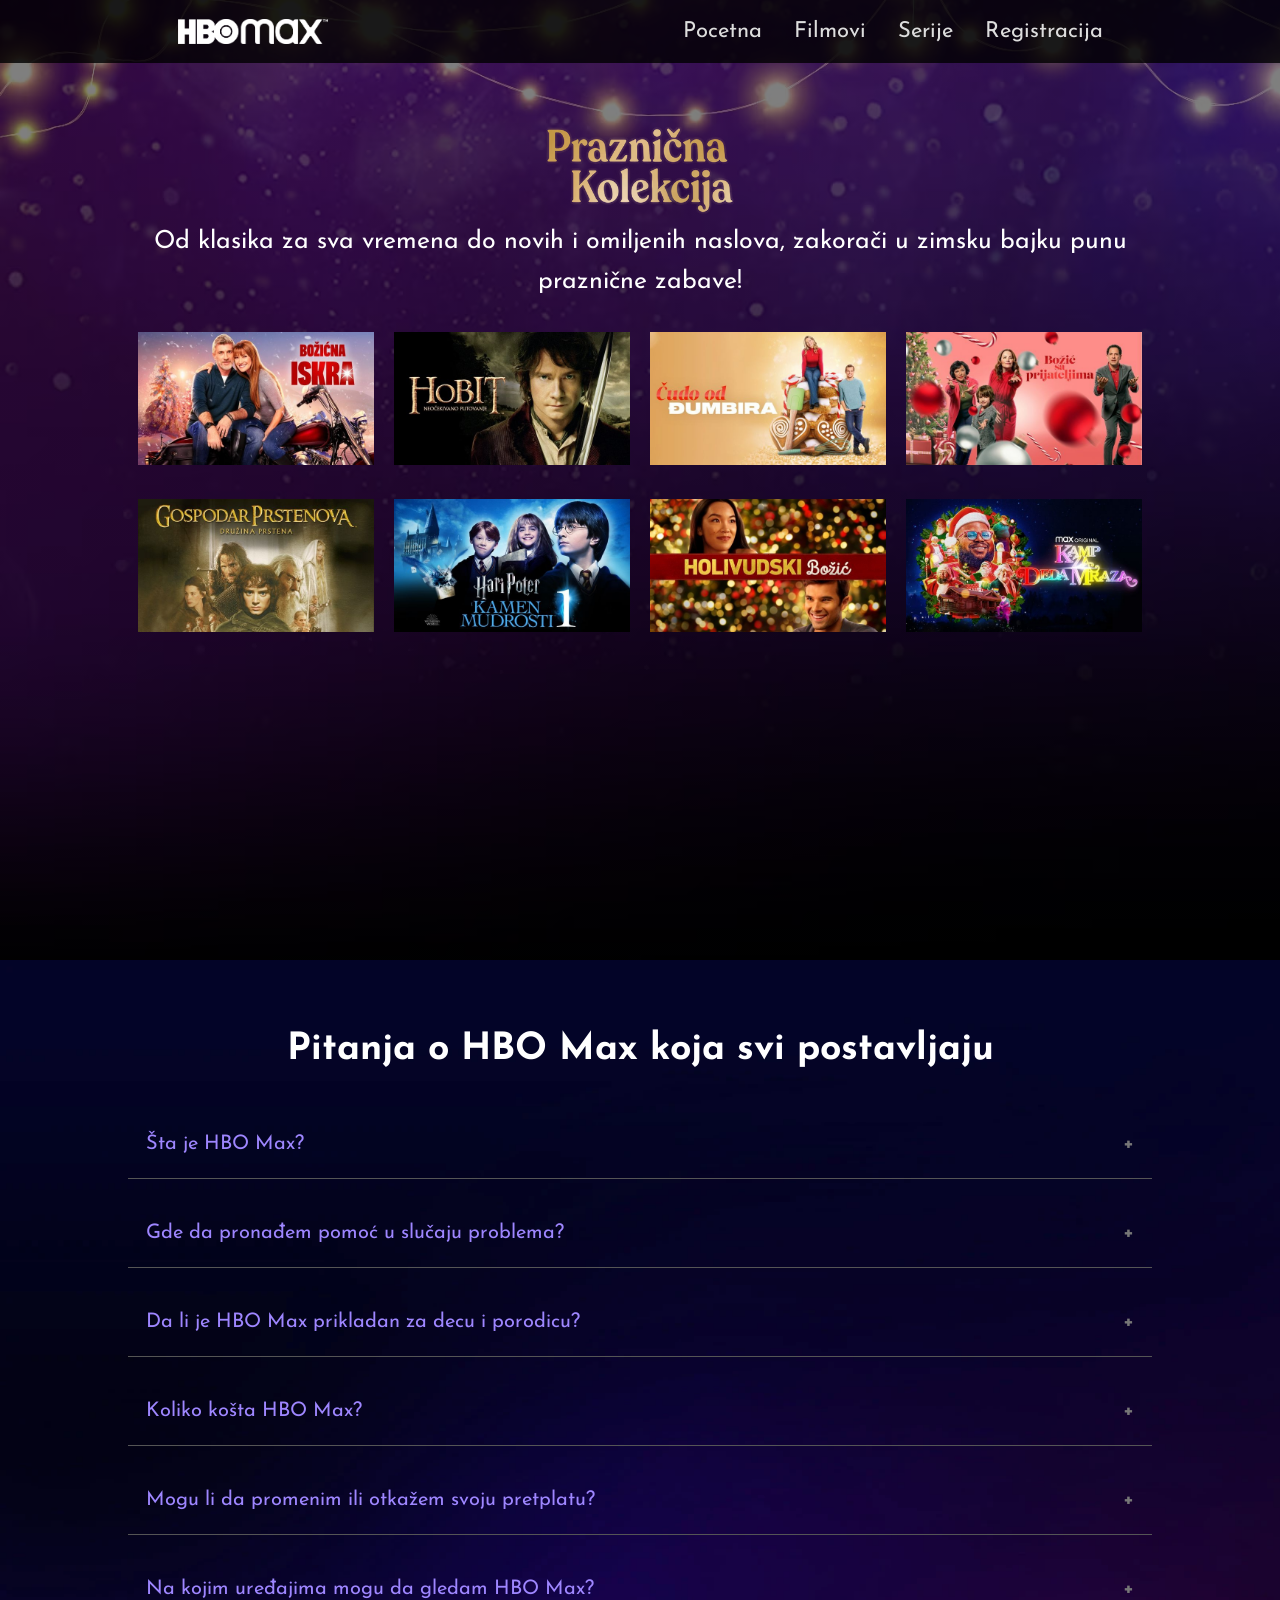
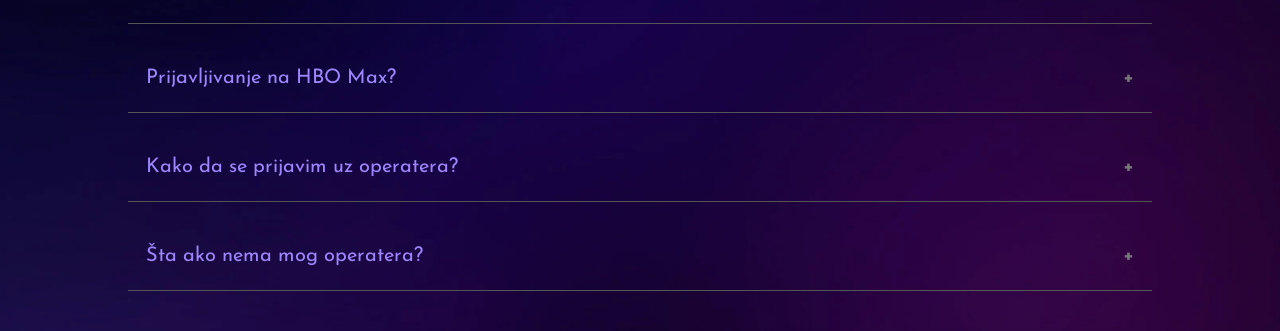
<file: index.html>
<!DOCTYPE html>
<html lang="en">
  <head>
    <meta charset="UTF-8" />
    <meta name="viewport" content="width=device-width, initial-scale=1.0" />
    <link
      rel="stylesheet"
      href="https://cdnjs.cloudflare.com/ajax/libs/font-awesome/4.7.0/css/font-awesome.min.css"
    />
    <link
      href="https://fonts.googleapis.com/css?family=Josefin Sans"
      rel="stylesheet"
    />
    <link rel="stylesheet" href="./css/style.css" />
    <title>HBO Max</title>
  </head>
  <body>
    <header>
      <div class="topnav" id="myTopnav">
        <div class="logo">
          <a id="logo" href="index.html">
            <img src="./img/logo.png" alt="" />
          </a>
        </div>
        <div class="menu-links">
          <a href="registracija.html">Registracija</a>
          <a href="serije.html">Serije</a>
          <a href="filmovi.html">Filmovi</a>
          <a href="index.html">Pocetna</a>
          <a href="javascript:void(0);" class="icon" onclick="menu()">
            <i class="fa fa-bars" aria-hidden="true"></i>
          </a>
        </div>
      </div>
    </header>
    <main>
      <section class="holiday">
        <div class="container">
          <div class="heading-box">
            <img src="./img/hero-heading.avif" alt="" />
            <p>
              Od klasika za sva vremena do novih i omiljenih naslova, zakorači u
              zimsku bajku punu praznične zabave!
            </p>
          </div>
          <div class="row">
            <div class="col-25">
              <img src="./img/slika1.jpeg" alt="" />
            </div>
            <div class="col-25">
              <img src="./img/slika2.jpeg" alt="" />
            </div>
            <div class="col-25">
              <img src="./img/slika3.jpeg" alt="" />
            </div>
            <div class="col-25">
              <img src="./img/slika4.jpeg" alt="" />
            </div>
          </div>
          <div class="row">
            <div class="col-25">
              <img src="./img/slika5.jpeg" alt="" />
            </div>
            <div class="col-25">
              <img src="./img/slika6.jpeg" alt="" />
            </div>
            <div class="col-25">
              <img src="./img/slika7.jpeg" alt="" />
            </div>
            <div class="col-25">
              <img src="./img/slika8.jpeg" alt="" />
            </div>
          </div>
        </div>
      </section>
      <section class="faq">
        <div class="container">
          <h1>Pitanja o HBO Max koja svi postavljaju</h1>
          <button class="accordion">Šta je HBO Max?</button>
          <div class="panel">
            <p>
              HBO Max ti pruža doživljaj gledanja blokbastera i najboljih priča
              koje donose Warner Bros., HBO, DC, Cartoon Network i mnogi drugi,
              po prvi put svi na jednom mestu.
            </p>
          </div>

          <button class="accordion">
            Gde da pronađem pomoć u slučaju problema?
          </button>
          <div class="panel">
            <p>
              Ako imaš problema sa registracijom ili pristupom HBO Maxu, možeš
              da pogledaš naš Centar za pomoć. Gledaćeš omiljene sadržaje i pre
              nego što se kokice iskokaju!
            </p>
          </div>

          <button class="accordion">
            Da li je HBO Max prikladan za decu i porodicu?
          </button>
          <div class="panel">
            <p>
              Uz dečije profile i prilagođen roditeljski nadzor, porodice mogu
              da se zabave i uče zajedno sa voljenim likovima poput Duška
              Dugouška, Pepe Praseta, Harija Potera i mnogih drugih.
            </p>
          </div>
          <button class="accordion">Koliko košta HBO Max?</button>
          <div class="panel">
            <p>
              Mesečna cena za HBO Max je samo 6,99 €. Ako odmah platiš godišnju
              pretplatu od 54,99 €, možeš da uštediš 34%. To je kao 4 besplatna
              meseca za godinu dana!
            </p>
          </div>
          <button class="accordion">
            Mogu li da promenim ili otkažem svoju pretplatu?
          </button>
          <div class="panel">
            <p>
              Da! Možeš da pređeš sa mesečne na godišnju pretplatu i obrnuto. A
              u bilo kom trenutku možeš i da otkažeš pretplatu.
            </p>
          </div>
          <button class="accordion">
            Na kojim uređajima mogu da gledam HBO Max?
          </button>
          <div class="panel">
            <p>
              HBO Max možeš da gledaš na sledećim uređajima: iPhone i iPad,
              Android telefoni i tableti, Apple TV, Android TV, Chromecast,
              Samsung TV, LG, Chrome OS, MacOS, Windows PC, PS5, PS4, i na još
              više uređaja u budućnosti. Više o tome saznaj ovde.
            </p>
          </div>
          <button class="accordion">Prijavljivanje na HBO Max?</button>
          <div class="panel">
            <p>
              Ako je nalog registrovan na HBO Max aplikaciji ili na HBOMax.com,
              možeš da se prijaviš uz isti email i lozinku.
            </p>
          </div>
          <button class="accordion">Kako da se prijavim uz operatera?</button>
          <div class="panel">
            <p>
              Ako dobijaš HBO Max uz TV paket, internet uslugu, ili bežični
              plan, odaberi „Prijavi se preko operatera” i prati uputstva.
            </p>
          </div>
          <button class="accordion">Šta ako nema mog operatera?</button>
          <div class="panel">
            <p>
              Ako tvoj operater podržava HBO Max ali nije naveden, odaberi „Vidi
              sve operatere” i koristi pretragu (na telefonu ili tabletu). Ako
              je nalog registrovan na HBOMax.com ili na HBO Max aplikaciji,
              možeš da se prijaviš na svoj HBO Max nalog.
            </p>
          </div>
        </div>
      </section>
    </main>
    <script src="./js/main.js"></script>
  </body>
</html>
</file>
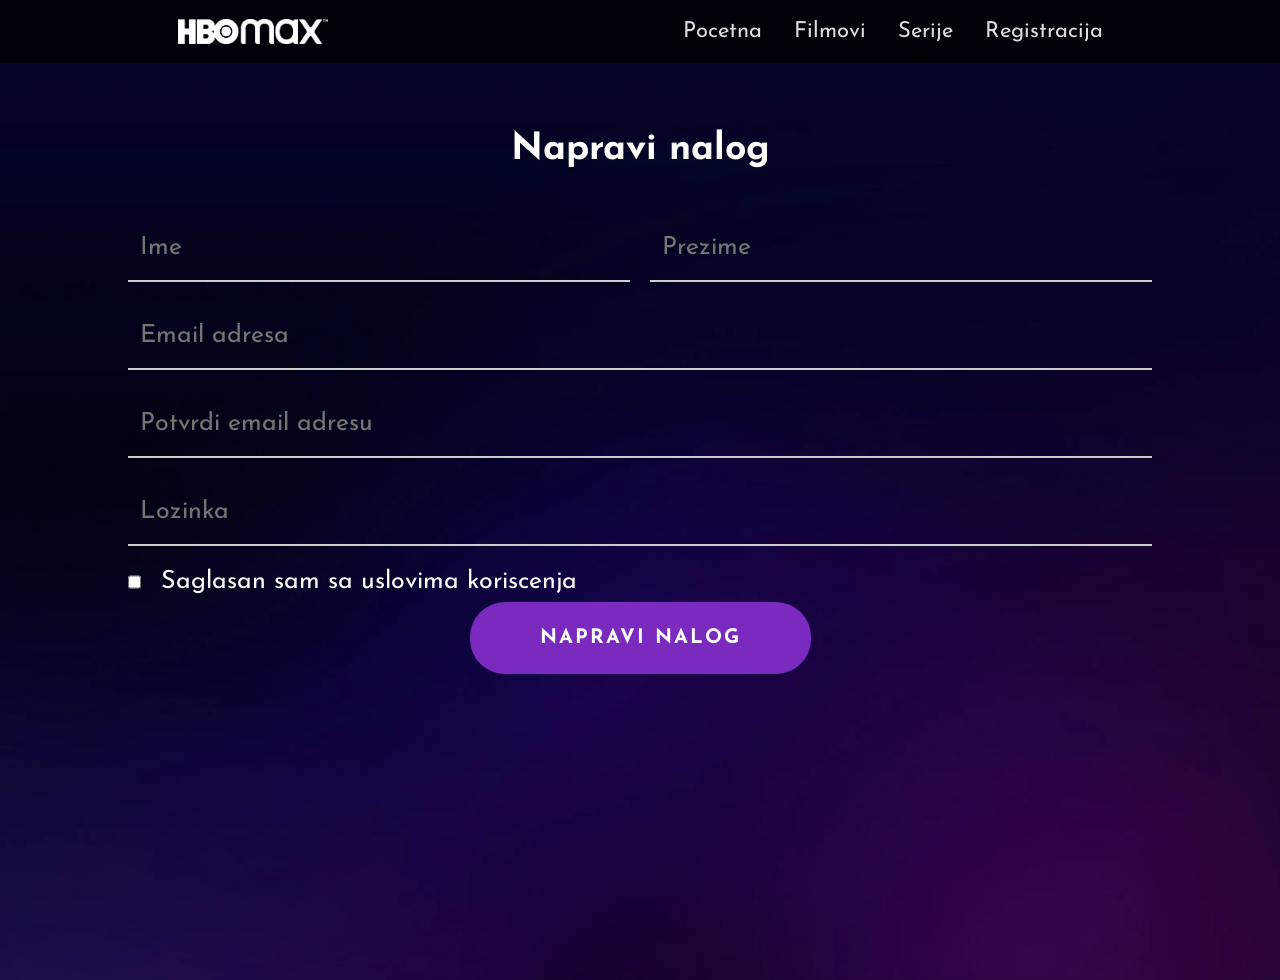
<file: registracija.html>
<!DOCTYPE html>
<html lang="en">
  <head>
    <meta charset="UTF-8" />
    <meta name="viewport" content="width=device-width, initial-scale=1.0" />
    <link
      rel="stylesheet"
      href="https://cdnjs.cloudflare.com/ajax/libs/font-awesome/4.7.0/css/font-awesome.min.css"
    />
    <link
      href="https://fonts.googleapis.com/css?family=Josefin Sans"
      rel="stylesheet"
    />
    <link rel="stylesheet" href="./css/style.css" />
    <title>HBO Max</title>
  </head>
  <body>
    <header>
      <div class="topnav" id="myTopnav">
        <div class="logo">
          <a id="logo" href="index.html">
            <img src="./img/logo.png" alt="" />
          </a>
        </div>
        <div class="menu-links">
          <a href="registracija.html">Registracija</a>
          <a href="serije.html">Serije</a>
          <a href="filmovi.html">Filmovi</a>
          <a href="index.html">Pocetna</a>
          <a href="javascript:void(0);" class="icon" onclick="menu()">
            <i class="fa fa-bars" aria-hidden="true"></i>
          </a>
        </div>
      </div>
    </header>
    <main>
      <section class="faq contact">
        <div class="container">
          <h1 class="">Napravi nalog</h1>
          <div class="row">
            <form id="kontakt-forma">
              <div class="row">
                <input
                  type="text"
                  id="fname"
                  name="firstname"
                  placeholder="Ime"
                />

                <input
                  type="text"
                  id="lname"
                  name="lastname"
                  placeholder="Prezime"
                />
              </div>

              <input
                type="email"
                id="email"
                name="email"
                placeholder="Email adresa"
              />
              <input
                type="email"
                id="emailPotvrda"
                name="email"
                placeholder="Potvrdi email adresu"
              />
              <input
                type="password"
                id="password"
                name="password"
                placeholder="Lozinka"
              />
              <div class="row row-checkbox">
                <input type="checkbox" name="uslovi" id="uslovi" />
                <label id="uslovi-lbl" for="uslovi"
                  >Saglasan sam sa uslovima koriscenja</label
                >
              </div>
              <div class="row btn-submit">
                <input
                  id="contact-submit"
                  type="submit"
                  value="Napravi nalog"
                />
              </div>
            </form>
          </div>
        </div>
      </section>
    </main>
    <script src="./js/main.js"></script>
  </body>
</html>
</file>
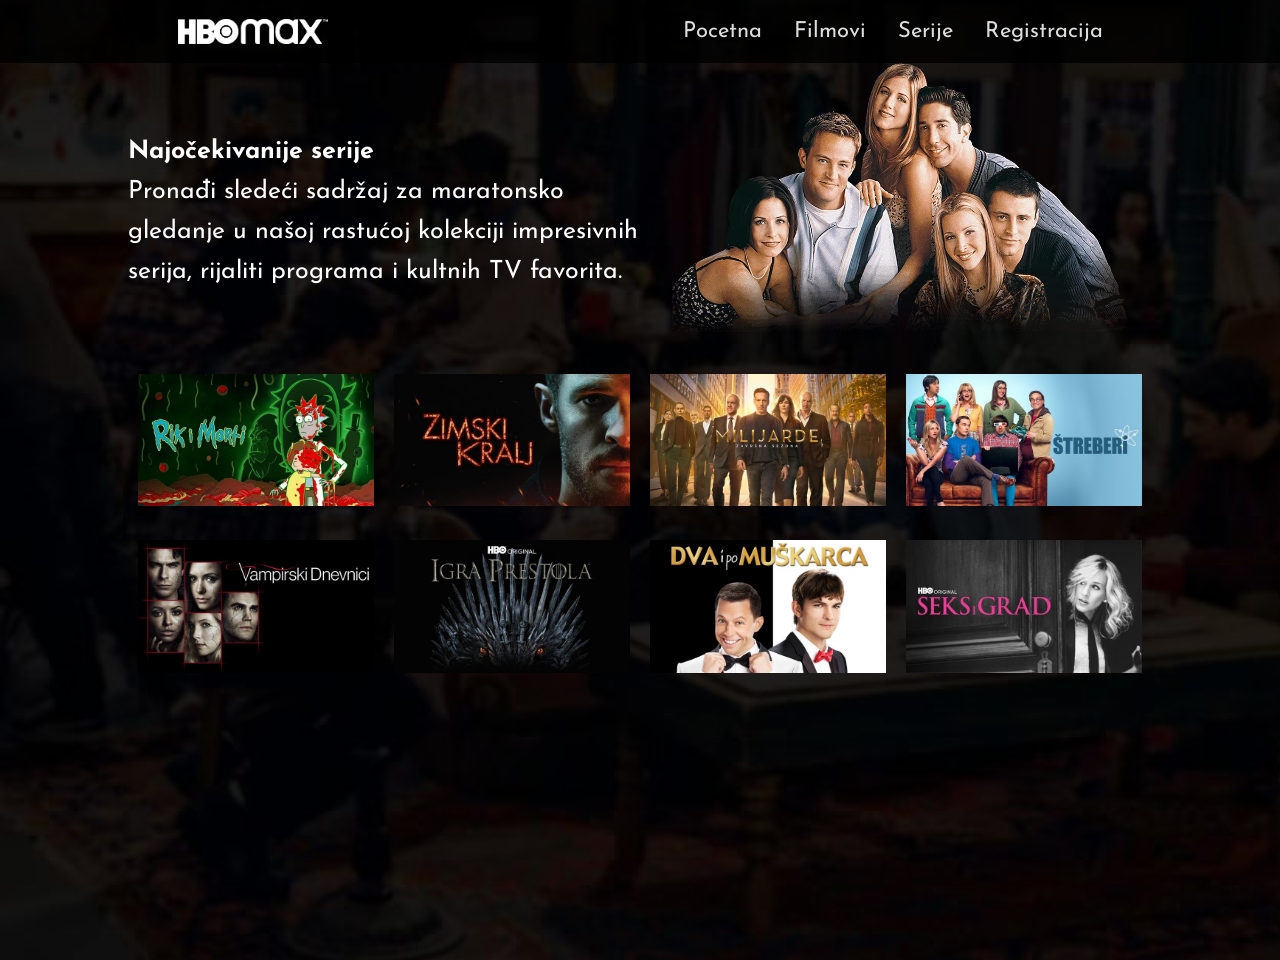
<file: serije.html>
<!DOCTYPE html>
<html lang="en">
  <head>
    <meta charset="UTF-8" />
    <meta name="viewport" content="width=device-width, initial-scale=1.0" />
    <link
      rel="stylesheet"
      href="https://cdnjs.cloudflare.com/ajax/libs/font-awesome/4.7.0/css/font-awesome.min.css"
    />
    <link
      href="https://fonts.googleapis.com/css?family=Josefin Sans"
      rel="stylesheet"
    />
    <link rel="stylesheet" href="./css/style.css" />
    <title>HBO Max</title>
  </head>
  <body>
    <header>
      <div class="topnav" id="myTopnav">
        <div class="logo">
          <a id="logo" href="index.html">
            <img src="./img/logo.png" alt="" />
          </a>
        </div>
        <div class="menu-links">
          <a href="registracija.html">Registracija</a>
          <a href="serije.html">Serije</a>
          <a href="filmovi.html">Filmovi</a>
          <a href="index.html">Pocetna</a>
          <a href="javascript:void(0);" class="icon" onclick="menu()">
            <i class="fa fa-bars" aria-hidden="true"></i>
          </a>
        </div>
      </div>
    </header>
    <main>
      <section class="holiday serije">
        <div class="container">
          <div class="row">
            <div class="col-50 inner-text">
              <h2>Najočekivanije serije</h2>
              <p>
                Pronađi sledeći sadržaj za maratonsko gledanje u našoj rastućoj
                kolekciji impresivnih serija, rijaliti programa i kultnih TV
                favorita.
              </p>
            </div>
            <div class="col-50">
              <img src="./img/prijatelji.avif" alt="" />
            </div>
          </div>
          <div class="row">
            <div class="col-25">
              <img src="./img/serije1.jpeg" alt="" />
            </div>
            <div class="col-25">
              <img src="./img/serije2.jpeg" alt="" />
            </div>
            <div class="col-25">
              <img src="./img/serije3.jpeg" alt="" />
            </div>
            <div class="col-25">
              <img src="./img/serije4.jpeg" alt="" />
            </div>
          </div>
          <div class="row">
            <div class="col-25">
              <img src="./img/serije5.jpeg" alt="" />
            </div>
            <div class="col-25">
              <img src="./img/serije6.jpeg" alt="" />
            </div>
            <div class="col-25">
              <img src="./img/serije7.jpeg" alt="" />
            </div>
            <div class="col-25">
              <img src="./img/serije8.jpeg" alt="" />
            </div>
          </div>
        </div>
      </section>
    </main>
    <script src="./js/main.js"></script>
  </body>
</html>
</file>
<file: css/style.css>
* {
  margin: 0;
  padding: 0;
  scroll-behavior: smooth;
  font-family: "Josefin Sans", sans-serif;
  font-size: 1.25rem;
  line-height: 1.6;
  color: #fff;
}
body {
  background-color: purple;
}
/* Meni */
.topnav {
  background-color: rgba(0, 0, 0, 0.8);
  position: fixed;
  top: 0;
  left: 0;
  right: 0;
  overflow: hidden;
  display: flex;
  justify-content: space-around;
  align-items: center;
}
.topnav a {
  float: right;
  display: block;
  color: #ddd;
  text-align: center;
  padding: 14px 16px;
  text-decoration: none;
  font-size: 22px;
}
.topnav a:nth-child(5) {
  display: none;
}
.topnav .icon {
  display: none;
}

#logo {
  float: left;
  font-size: 0;
  padding: 12px 16px;
}
#logo:hover {
  border-bottom: none;
}
#logo img {
  max-width: 150px;
}
/* Pocetna */
.holiday {
  width: 100%;
  height: 100vh;
  background-image: linear-gradient(rgba(0, 0, 0, 0.5), rgba(0, 0, 0, 0.5)),
    url("../img/hero.avif");
  background-size: cover;
  background-repeat: no-repeat;
  padding-top: 3rem;
}
.heading-box {
  display: flex;
  flex-direction: column;
  align-items: center;
}
.heading-box img {
  width: 300px;
  margin-top: 3rem;
}
.heading-box p {
  text-align: center;
  margin-bottom: 20px;
}
.container {
  width: 80%;
  margin: auto;
}
.row {
  display: flex;
  flex-direction: row;
  /* padding: 10px; */
}
.col-25 {
  width: 25%;
  padding: 10px;
}
.col-25 img {
  max-width: 100%;
}
.faq {
  background-image: url("../img/bg1.webp");
  width: 100%;
  background-repeat: no-repeat;
  background-size: cover;
  padding-bottom: 20px;
}
.faq h1 {
  text-align: center;
  font-size: 1.5em;
  padding-top: 3rem;
  padding-bottom: 1.5rem;
}
.accordion {
  background-color: transparent;
  color: rgb(158, 134, 255);
  cursor: pointer;
  padding: 18px;
  width: 100%;
  border: none;
  text-align: left;
  outline: none;
  font-size: 20px;
  transition: 0.4s;
  border-bottom: 1px solid #555;
}

.accordion:after {
  content: "\002B";
  color: #777;
  font-weight: bold;
  float: right;
  margin-left: 5px;
}

.active:after {
  content: "\2212";
}

.panel {
  padding: 0 18px;
  margin: 10px;
  background-color: transparent;
  max-height: 0;
  overflow: hidden;
  transition: max-height 0.2s ease-out;
}
/* Serije */
.serije {
  background-image: url("../img/hero2.avif");
  justify-content: center;
  align-items: center;
}
.col-50 {
  width: 50%;
}
.inner-text {
  display: flex;
  flex-direction: column;
  justify-content: center;
}
.col-50 img {
  max-width: 100%;
}
/* Filmovi */
.filmovi {
  background-image: url("../img/hero3.avif");
  height: auto;
}
.row-intro {
  padding: 3rem 0;
}
#vegas {
  max-width: 100%;
  height: 300px;
}
/* Contact */
.contact {
  padding-top: 3rem;
  height: 100vh;
}
form {
  width: 100%;
}
#fname {
  margin-right: 10px;
}
#lname {
  margin-left: 10px;
}
input[type="text"],
input[type="email"],
input[type="password"],
select,
textarea {
  background-color: transparent;
  width: 100%;
  padding: 12px;
  outline: none;
  border: none;
  border-bottom: 2px solid #ccc;
  box-sizing: border-box;
  margin-top: 6px;
  margin-bottom: 16px;
  resize: vertical;
}

input[type="submit"] {
  background-color: #7b2abf;
  color: white;
  padding: 20px 70px;
  border: none;
  border-radius: 35px;
  cursor: pointer;
  margin: auto;
  transition: all 0.3s;
  font-size: 20px;
  font-weight: 700;
  letter-spacing: 2px;
  text-transform: uppercase;
}
input[type="submit"]:hover {
  background-color: rgba(123, 42, 191, 0.5);
}
#uslovi-lbl {
  margin-left: 20px;
}
@media screen and (max-width: 1000px) {
  .holiday {
    height: auto;
  }
  .row {
    flex-direction: column;
  }
  .col-25,
  .col-50 {
    width: 100%;
    text-align: center;
  }
  .contact {
    height: auto;
  }
  .row-checkbox {
    flex-direction: row;
  }
  #fname {
    margin-right: 0;
  }
  #lname {
    margin-left: 0;
  }
}

@media screen and (max-width: 600px) {
  .topnav {
    display: block;
  }
  .topnav a {
    display: none;
  }
  .topnav a:hover {
    transform: none;
  }
  #logo {
    display: none;
  }
  .topnav a.icon {
    float: right;
    display: block;
  }
  .topnav.responsive {
    /* position: relative; */
    position: fixed;
  }
  .topnav.responsive .icon {
    position: absolute;
    right: 0;
    top: 0;
  }
  .topnav.responsive a {
    float: none;
    display: block;
    text-align: left;
  }
  .topnav.responsive a:nth-child(5) {
    display: block;
  }
}
</file>
